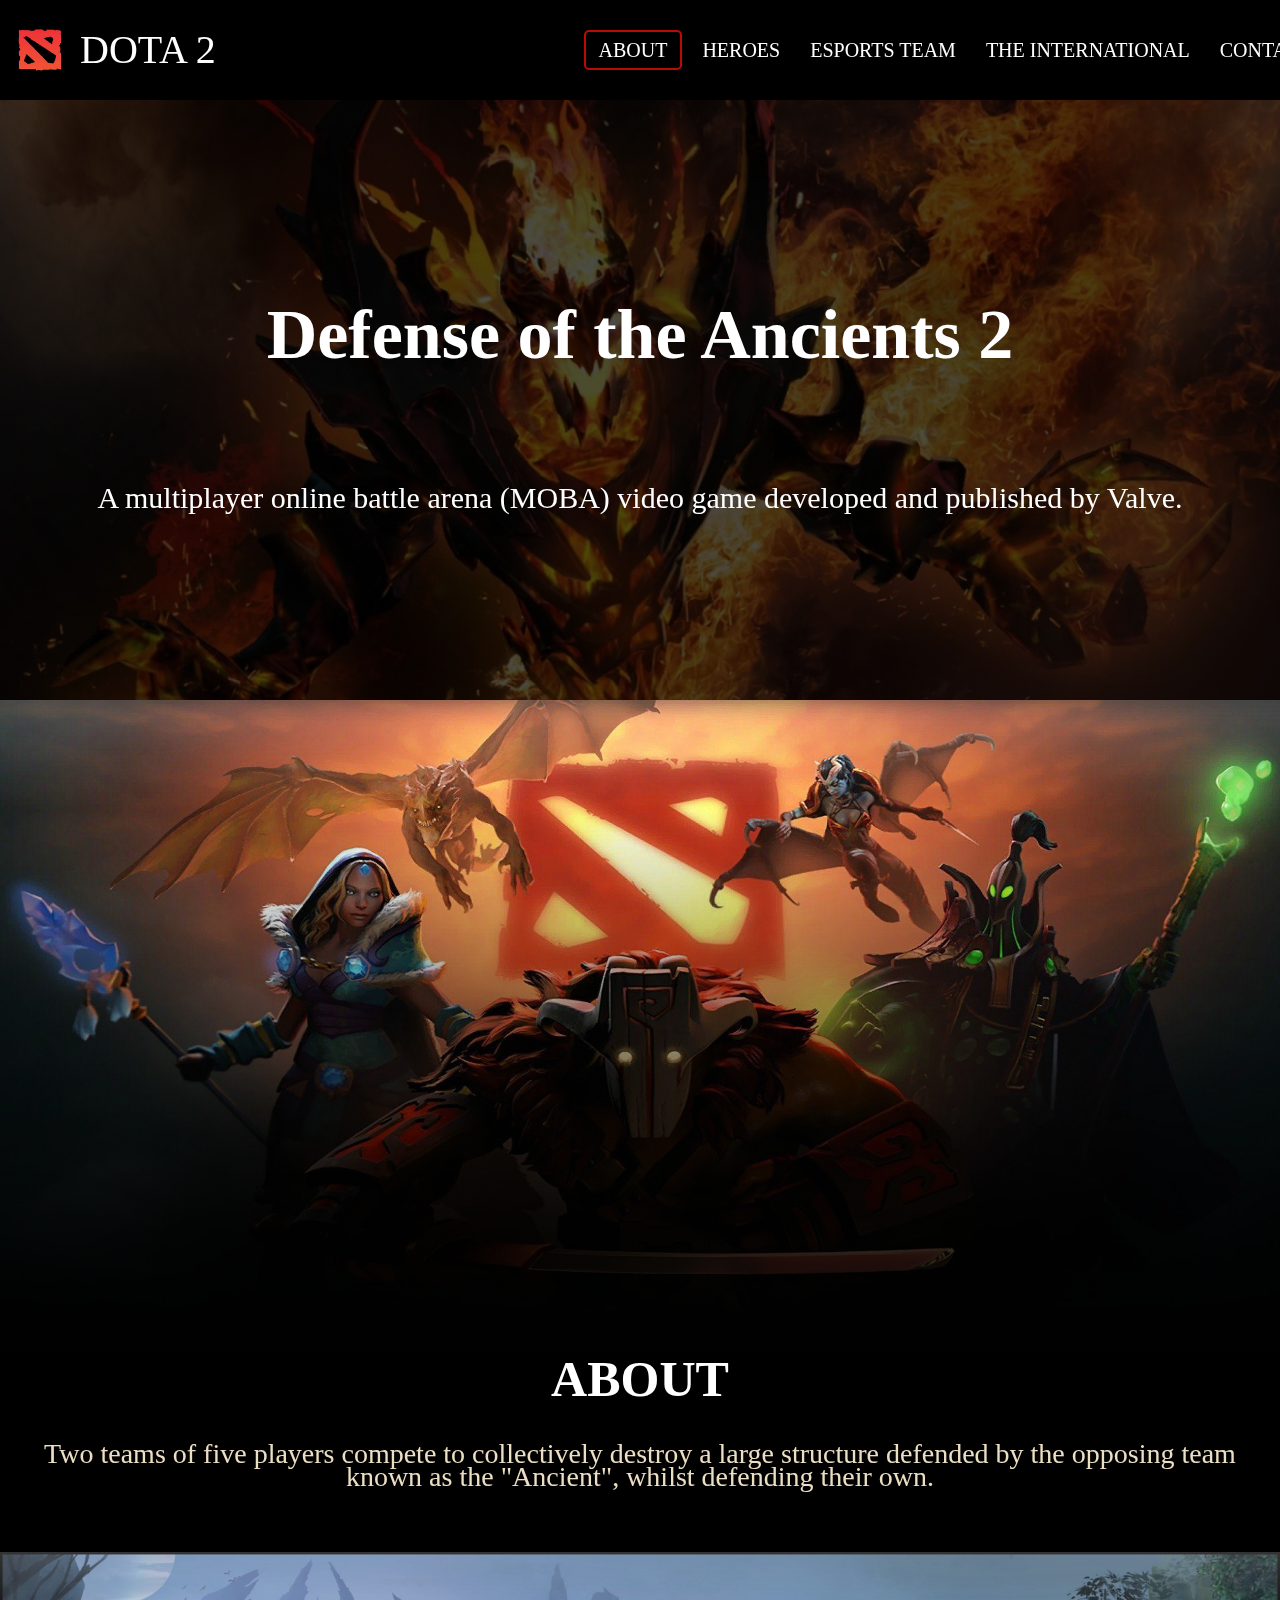
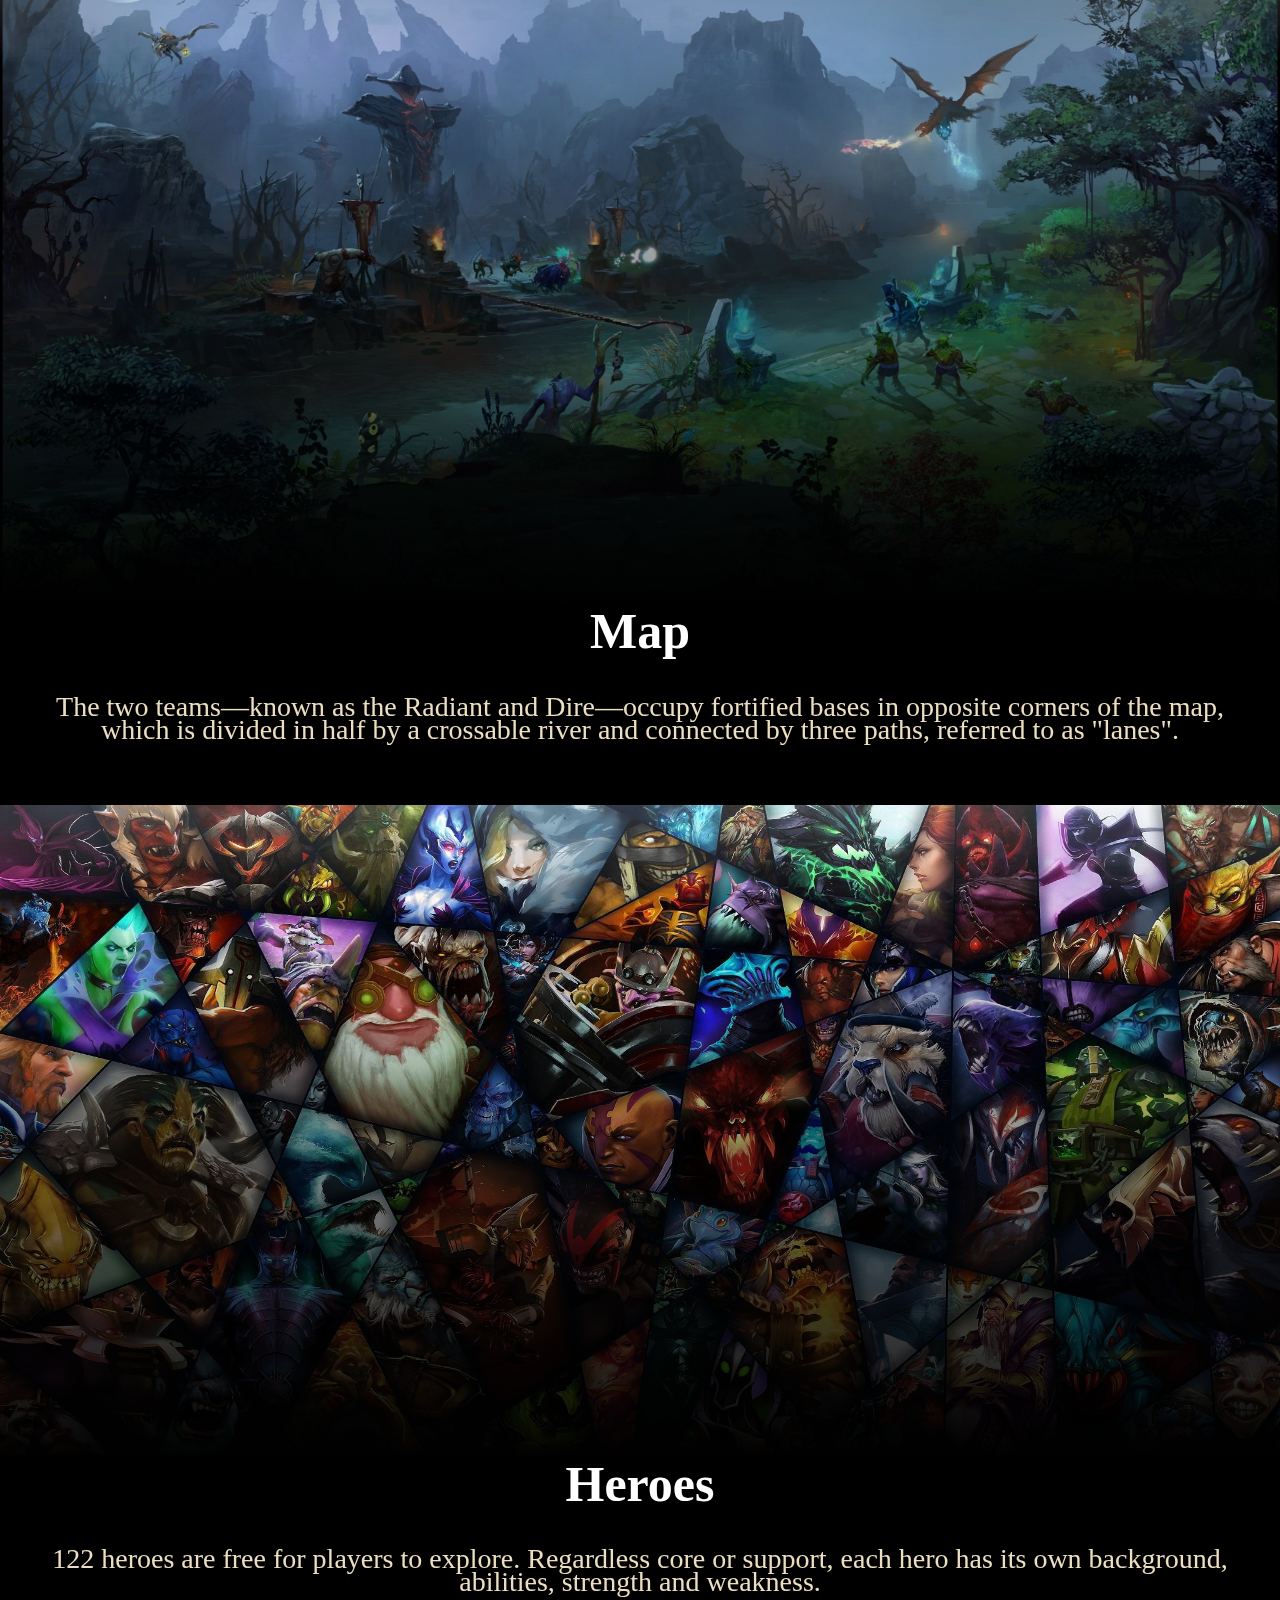
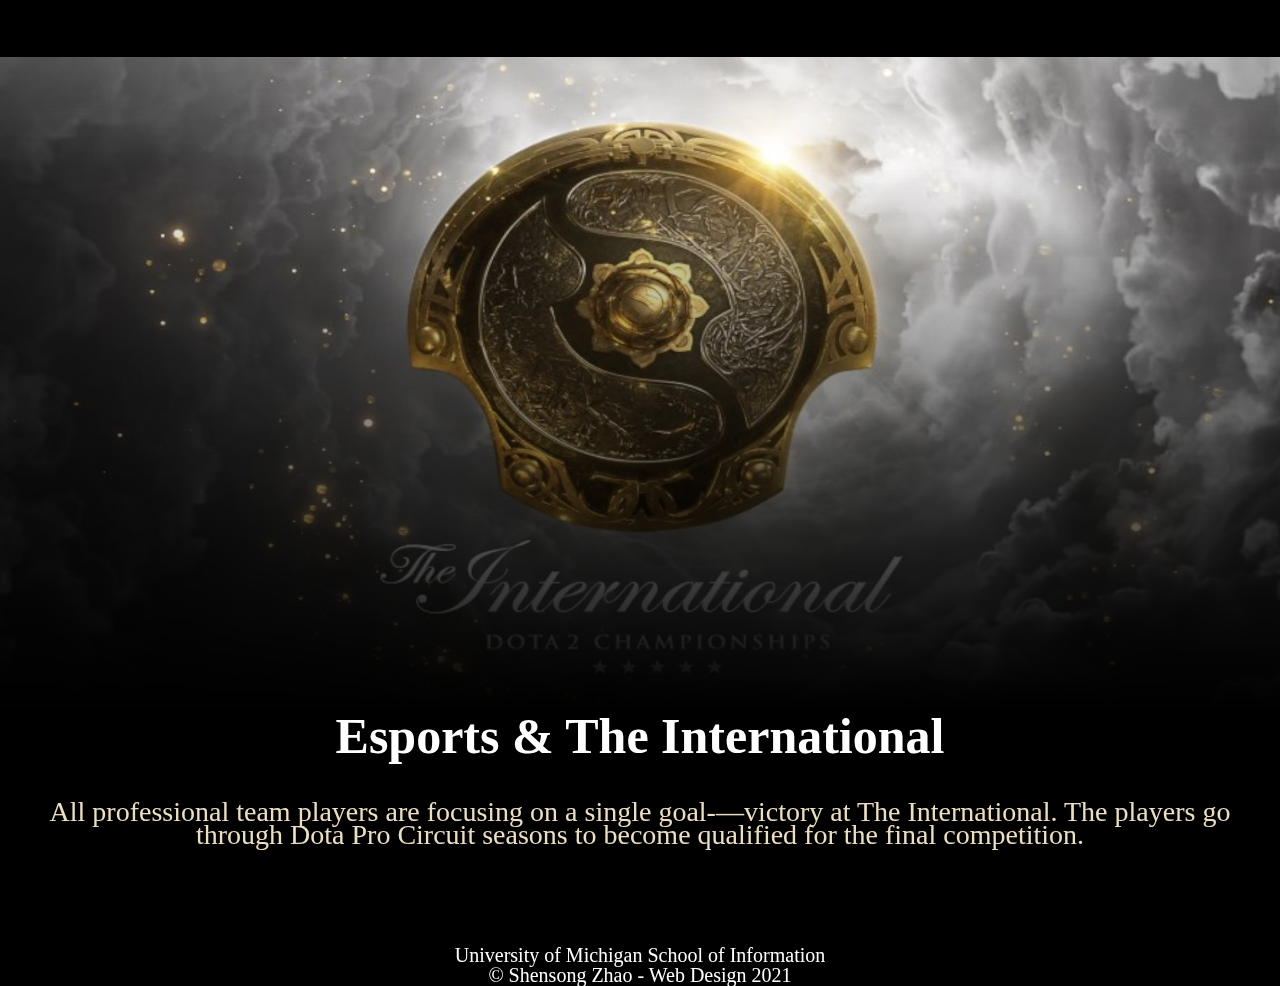
<file: index.html>
<!DOCTYPE html>
<html lang="en">
<head>
    <!-- Global site tag (gtag.js) - Google Analytics -->
    <script async src="https://www.googletagmanager.com/gtag/js?id=G-WFCKTN1P2F"></script>
    <script>
    window.dataLayer = window.dataLayer || [];
    function gtag(){dataLayer.push(arguments);}
    gtag('js', new Date());
    
    gtag('config', 'G-WFCKTN1P2F');
    </script>

    <meta charset="utf-8">
    <meta name="viewport" content="width=device-width, initial-scale=1.0">
    <link rel="shortcut icon" type="image/png" href="images/dota.png"/>
    <link rel="stylesheet" type="text/css" href="css/html5reset.css">
    <link rel="stylesheet" type="text/css" href="css/style.css">
    <link rel="stylesheet" href="https://fonts.googleapis.com/css?family=Hahmlet">
    <title>Dotapedia</title>
</head>

<body>
    <a class = "skip" href="#skip">Skip to Main Content</a>
    <header>
      <img src="images/header_logo.jpeg" alt="Dota 2 header logo" id = "logo">
      <p>DOTA 2</p>
      <nav>
        <ul class="nav_links" id="nav_about">
          <li class="nav_item"><a href="#about">ABOUT</a></li>
          <li class="nav_item"><a href="heroes.html">HEROES</a></li>
          <li class="nav_item"><a href="esports.html">ESPORTS TEAM</a></li>
          <li class="nav_item"><a href="international.html">THE INTERNATIONAL</a></li>
          <li class="nav_item"><a href="contact.html">CONTACT</a></li>
        </ul>
      </nav>
    </header>

    <main class="main" id="skip">
        <header id="aboutheader">
            <h1>Defense of the Ancients 2</h1>
            <p>A multiplayer online battle arena (MOBA) video game developed and published by Valve. </p>
        </header>    

        <div class = "content">
            <a id="about"></a>
            <div class = "gradient">
                <img src="images/about_background.jpg" alt="Background image of about part." id = "about1">
            </div>
            <h2>ABOUT</h2>
            <p> Two teams of five players compete to collectively destroy a large structure defended by the opposing team known as the "Ancient", whilst defending their own. </p>
            
            <div class = "gradient">
                <img src="images/map.jpeg" alt="Background image of map part." id = "map">
            </div>
            <h2>Map</h2>
            <p> The two teams—known as the Radiant and Dire—occupy fortified bases in opposite corners of the map, which is divided in half by a crossable river and connected by three paths, referred to as "lanes".</p>

            <div class = "gradient">
                <img src="images/heroes.jpeg" alt="Background image of hero part" id = "index_heroes">
            </div>
            <h2>Heroes</h2>
            <p> 122 heroes are free for players to explore. Regardless core or support, each hero has its own background, abilities, strength and weakness. </p>
            
            <div class = "gradient">
                <img src="images/TI10.jpeg" alt="Background image of the international part" id = "index_international">
            </div>
            <h2>Esports & The International</h2>
            <p> All professional team players are focusing on a single goal-—victory at The International. The players go through Dota Pro Circuit seasons to become qualified for the final competition.</p>
        
        </div>

    <footer>
        <p> University of Michigan School of Information <br/>
        &copy; Shensong Zhao - Web Design 2021 </p>
    </footer>
</body>

</html>
</file>
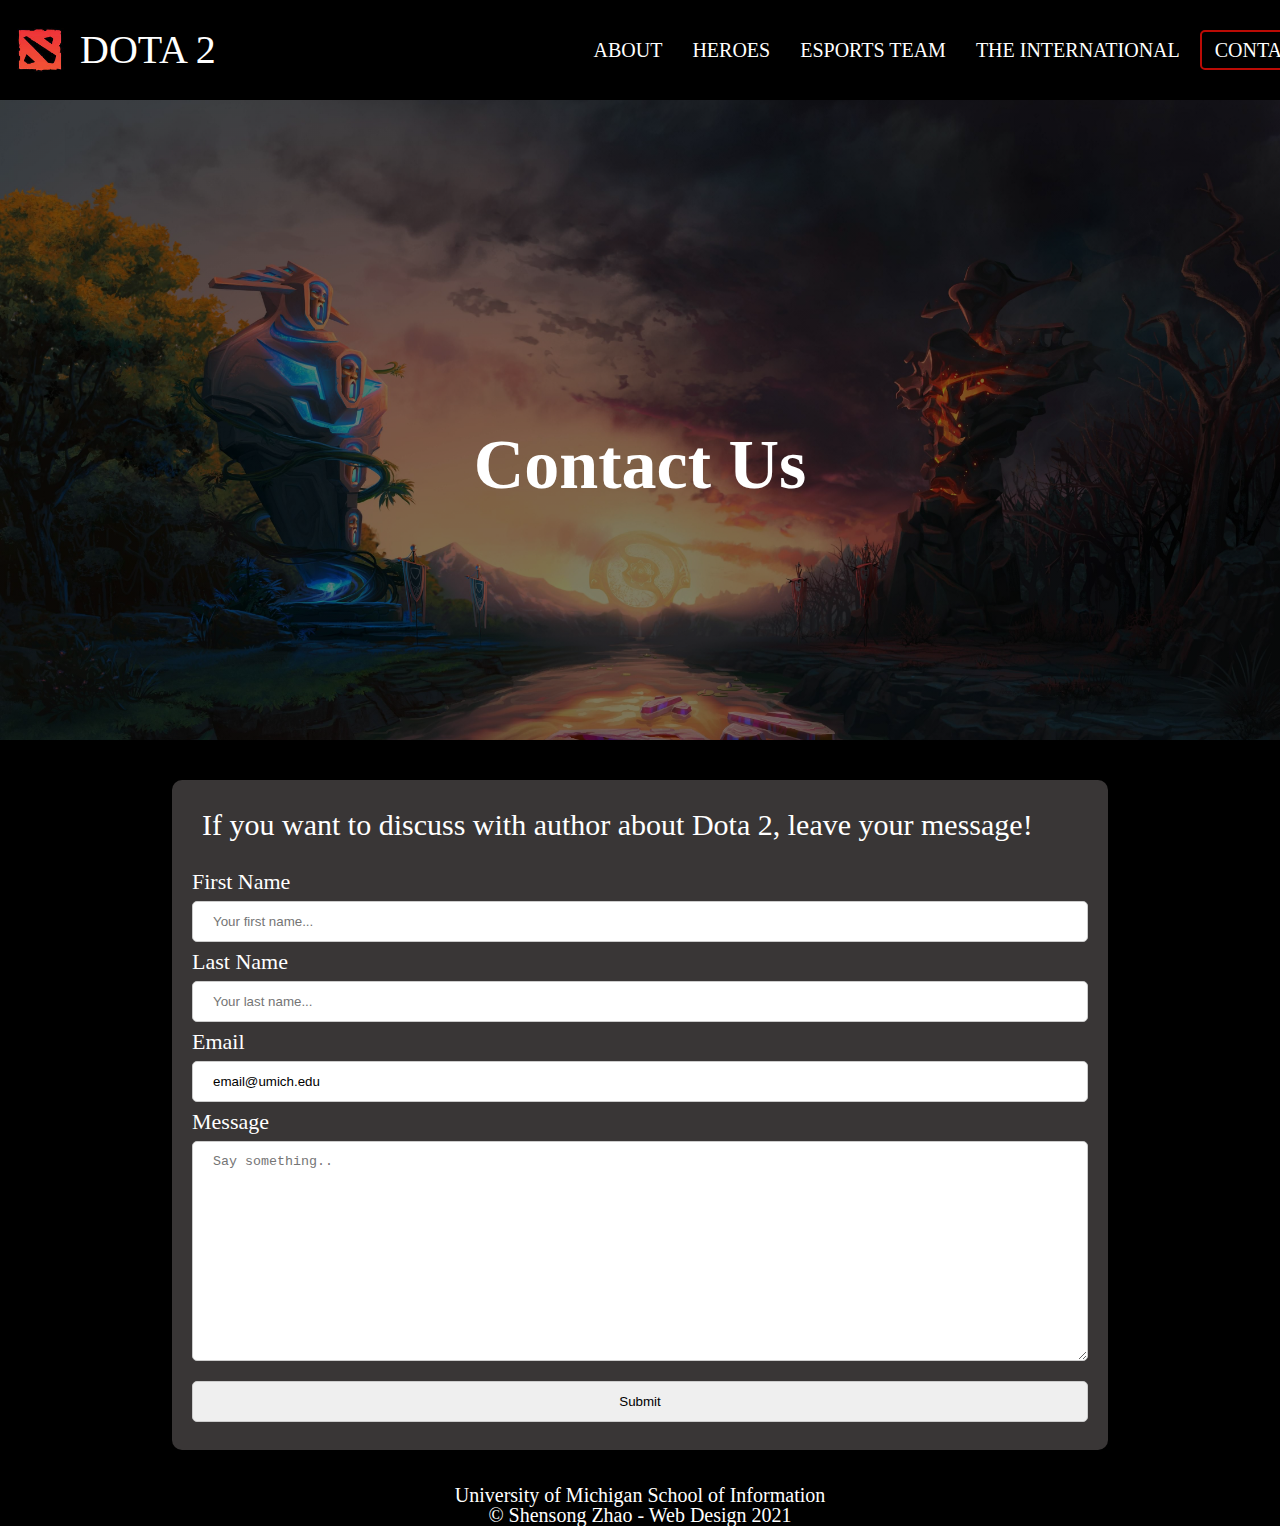
<file: contact.html>
<!DOCTYPE html>
<html lang="en">
<head>
    <!-- Global site tag (gtag.js) - Google Analytics -->
    <script async src="https://www.googletagmanager.com/gtag/js?id=G-QHTZ9DYX5E"></script>
    <script>
    window.dataLayer = window.dataLayer || [];
    function gtag(){dataLayer.push(arguments);}
    gtag('js', new Date());

    gtag('config', 'G-QHTZ9DYX5E');
    </script>

    <meta charset="utf-8">
    <meta name="viewport" content="width=device-width, initial-scale=1.0">
    <link rel="shortcut icon" type="image/png" href="images/dota.png"/>
    <link rel="stylesheet" type="text/css" href="css/html5reset.css">
    <link rel="stylesheet" type="text/css" href="css/style.css">
    <link rel="stylesheet" href="https://fonts.googleapis.com/css?family=Hahmlet">
    <title>CONTACT US</title>
</head>

<body>
    <a class = "skip" href="#form">Skip to Main Content</a>
    <header>
      <img src="images/header_logo.jpeg" alt="Dota 2 header logo" id = "logo">
      <p>DOTA 2</p>
      <nav>
        <ul class="nav_links" id="nav_contact">
          <li class="nav_item"><a href="index.html">ABOUT</a></li>
          <li class="nav_item"><a href="heroes.html">HEROES</a></li>
          <li class="nav_item"><a href="esports.html">ESPORTS TEAM</a></li>
          <li class="nav_item"><a href="international.html">THE INTERNATIONAL</a></li>
          <li class="nav_item"><a href="#contact">CONTACT</a></li>
        </ul>
      </nav>
    </header>

    <main class="main">
        
        <header id="contactheader">
            <h1> Contact Us </h1>
        </header>

        <div id="form">
        <div id="contact">
            <form action="https://formspree.io/f/xnqwqjdk" method = "post">
                <legend>If you want to discuss with author about Dota 2, leave your message! </legend> 
                <label for="first_name">First Name</label>
                <input type="text" id = "first_name" name = "first_name" placeholder="Your first name..."><br/> 
                <label for="last_name">Last Name</label>
                <input type="text" id = "last_name" name = "last_name" placeholder="Your last name..."><br/> 
                <label for="email"> Email </label>
                <input type="email" id = "email" name="email" value = "email@umich.edu" placeholder="Your email..."> <br/>
                <label for="message">Message</label>
                <textarea id="message" name="message" placeholder="Say something.." style="height:220px"></textarea>
                <input type = "submit" value = "Submit"> 
            </form>
        </div>
        </div>
        


    <footer>
        <p> University of Michigan School of Information <br/>
        &copy; Shensong Zhao - Web Design 2021 </p>
    </footer>
</body>

</html>
</file>
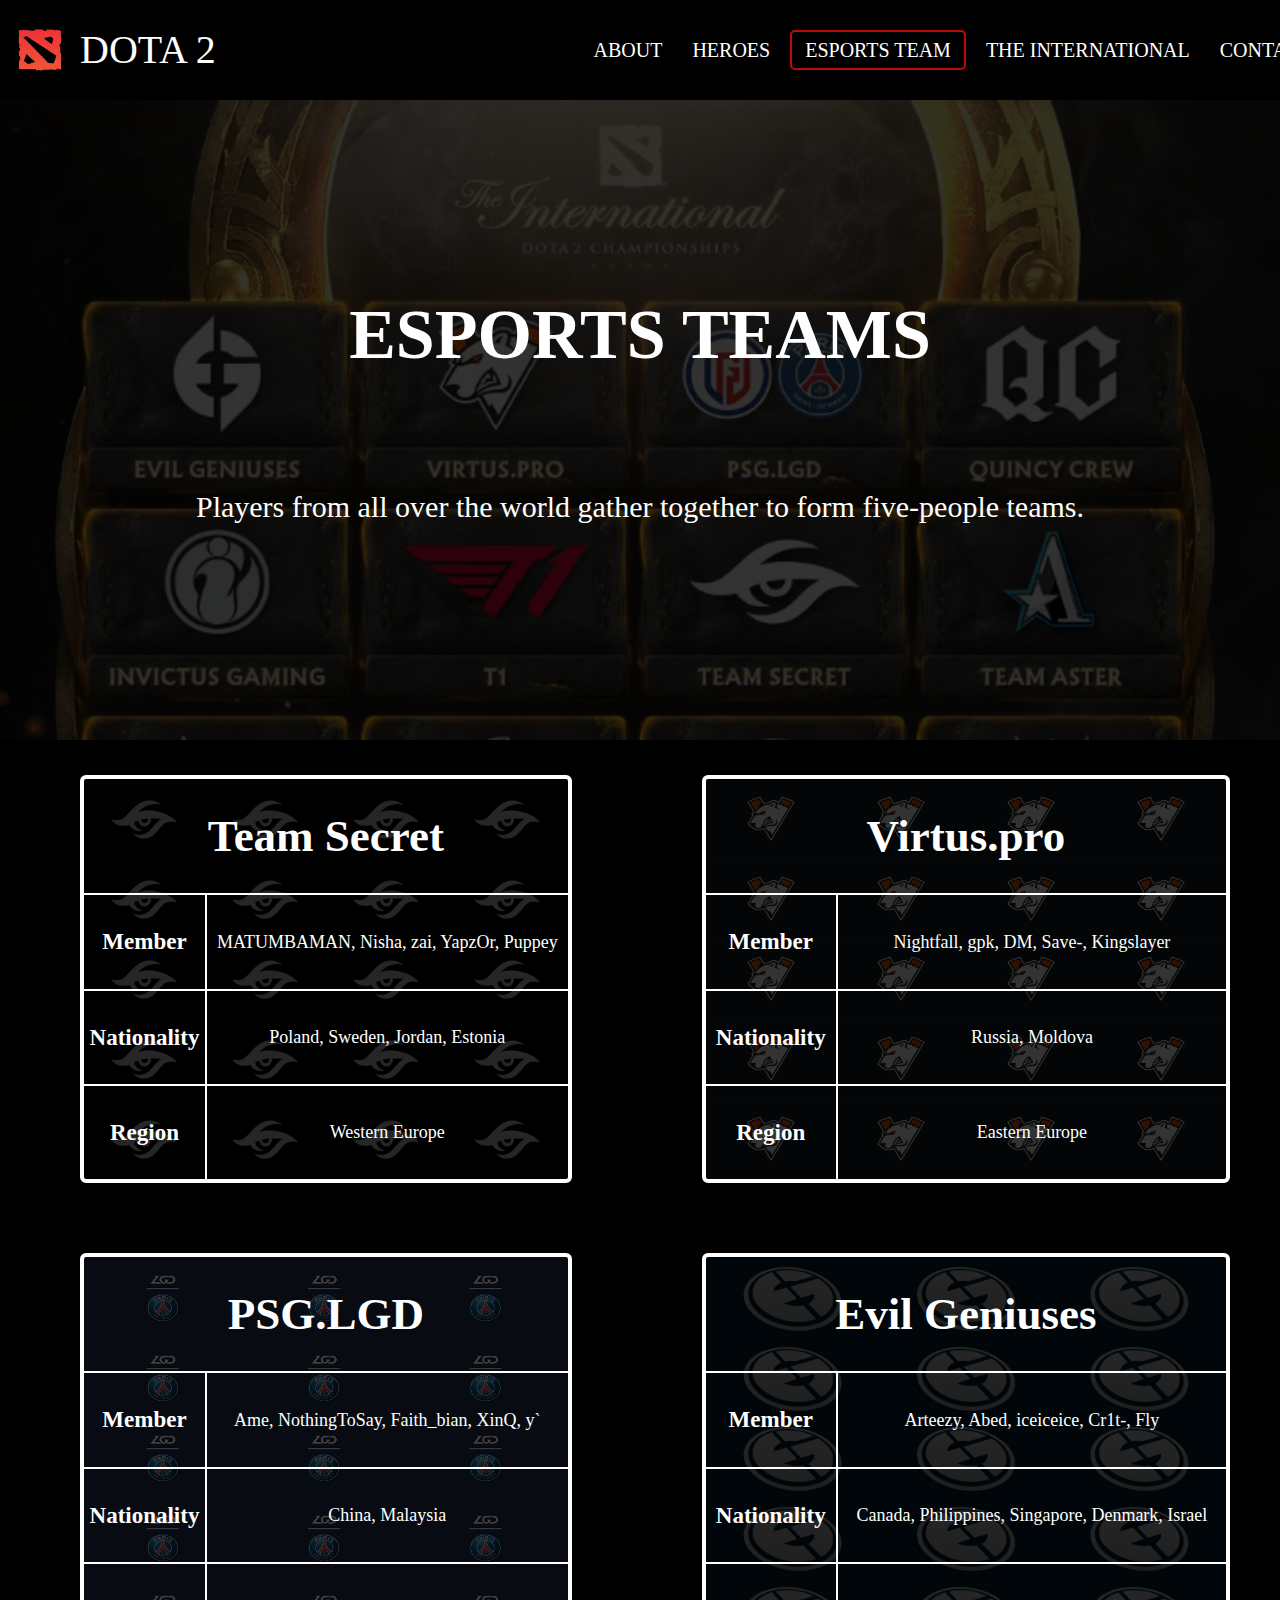
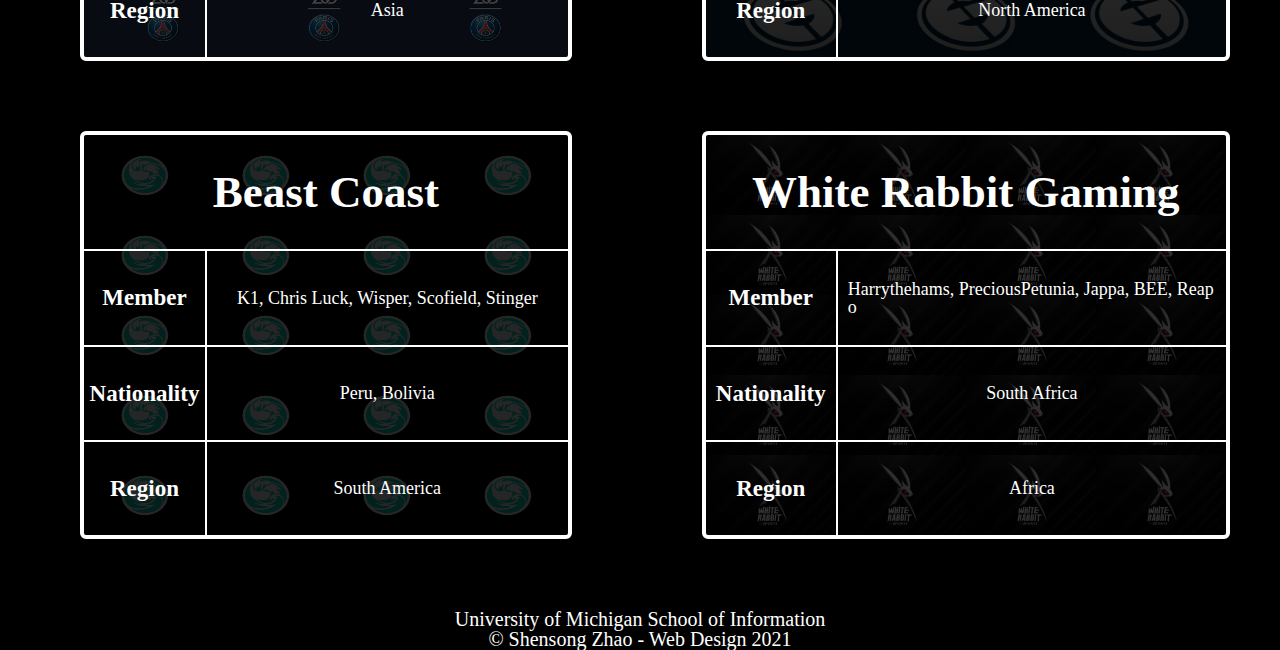
<file: esports.html>
<!DOCTYPE html>
<html lang="en">
<head>
    <!-- Global site tag (gtag.js) - Google Analytics -->
    <script async src="https://www.googletagmanager.com/gtag/js?id=G-E7WKT252G3"></script>
    <script>
    window.dataLayer = window.dataLayer || [];
    function gtag(){dataLayer.push(arguments);}
    gtag('js', new Date());

    gtag('config', 'G-E7WKT252G3');
    </script>

    <meta charset="utf-8">
    <meta name="viewport" content="width=device-width, initial-scale=1.0">
    <link rel="shortcut icon" type="image/png" href="images/dota.png"/>
    <link rel="stylesheet" type="text/css" href="css/html5reset.css">
    <link rel="stylesheet" type="text/css" href="css/style.css">
    <link rel="stylesheet" href="https://fonts.googleapis.com/css?family=Hahmlet">
    <title>ESPORTS TEAM</title>
</head>

<body>
    <a class = "skip" href="#skip">Skip to Main Content</a>
    <header>
      <img src="images/header_logo.jpeg" alt="Dota 2 header logo" id = "logo">
      <p>DOTA 2</p>
      <nav>
        <ul class="nav_links" id="nav_esports">
          <li class="nav_item"><a href="index.html">ABOUT</a></li>
          <li class="nav_item"><a href="heroes.html">HEROES</a></li>
          <li class="nav_item"><a href="#esports">ESPORTS TEAM</a></li>
          <li class="nav_item"><a href="international.html">THE INTERNATIONAL</a></li>
          <li class="nav_item"><a href="contact.html">CONTACT</a></li>
        </ul>
      </nav>
    </header>

    <main class="main" id="skip">
    
        <header id="esportsheader">
            <h1> ESPORTS TEAMS </h1>
            <p> Players from all over the world gather together to form five-people teams.</p>
        </header>

        <div id = "esports">
            <div class = "team">
                <h2>Team Secret</h2>
                <h3>Member</h3>
                <p>MATUMBAMAN, Nisha, zai, YapzOr, Puppey</p>
                <h3>Nationality</h3>
                <p>Poland, Sweden, Jordan, Estonia</p>
                <h3>Region</h3>
                <p>Western Europe</p>
            </div>

            <div class = "team">
                <h2>Virtus.pro</h2>
                <h3>Member</h3>
                <p>Nightfall, gpk, DM, Save-, Kingslayer</p>
                <h3>Nationality</h3>
                <p>Russia, Moldova</p>
                <h3>Region</h3>
                <p>Eastern Europe</p>
            </div>

            <div class = "team">
                <h2>PSG.LGD</h2>
                <h3>Member</h3>
                <p>Ame, NothingToSay, Faith_bian, XinQ, y`</p>
                <h3>Nationality</h3>
                <p>China, Malaysia</p>
                <h3>Region</h3>
                <p>Asia</p>
            </div>

            <div class = "team">
                <h2>Evil Geniuses</h2>
                <h3>Member</h3>
                <p>Arteezy, Abed, iceiceice, Cr1t-, Fly</p>
                <h3>Nationality</h3>
                <p>Canada, Philippines, Singapore, Denmark, Israel</p>
                <h3>Region</h3>
                <p>North America</p>
            </div>

            <div class = "team">
                <h2>Beast Coast</h2>
                <h3>Member</h3>
                <p>K1, Chris Luck, Wisper, Scofield, Stinger</p>
                <h3>Nationality</h3>
                <p>Peru, Bolivia</p>
                <h3>Region</h3>
                <p>South America</p>
            </div>

            <div class = "team">
                <h2>White Rabbit Gaming</h2>
                <h3>Member</h3>
                <p>Harrythehams, PreciousPetunia, Jappa, BEE, Reapo</p>
                <h3>Nationality</h3>
                <p>South Africa</p>
                <h3>Region</h3>
                <p>Africa</p>
            </div>
            


        </div>
        


    <footer>
        <p> University of Michigan School of Information <br/>
        &copy; Shensong Zhao - Web Design 2021 </p>
    </footer>
</body>

</html>
</file>
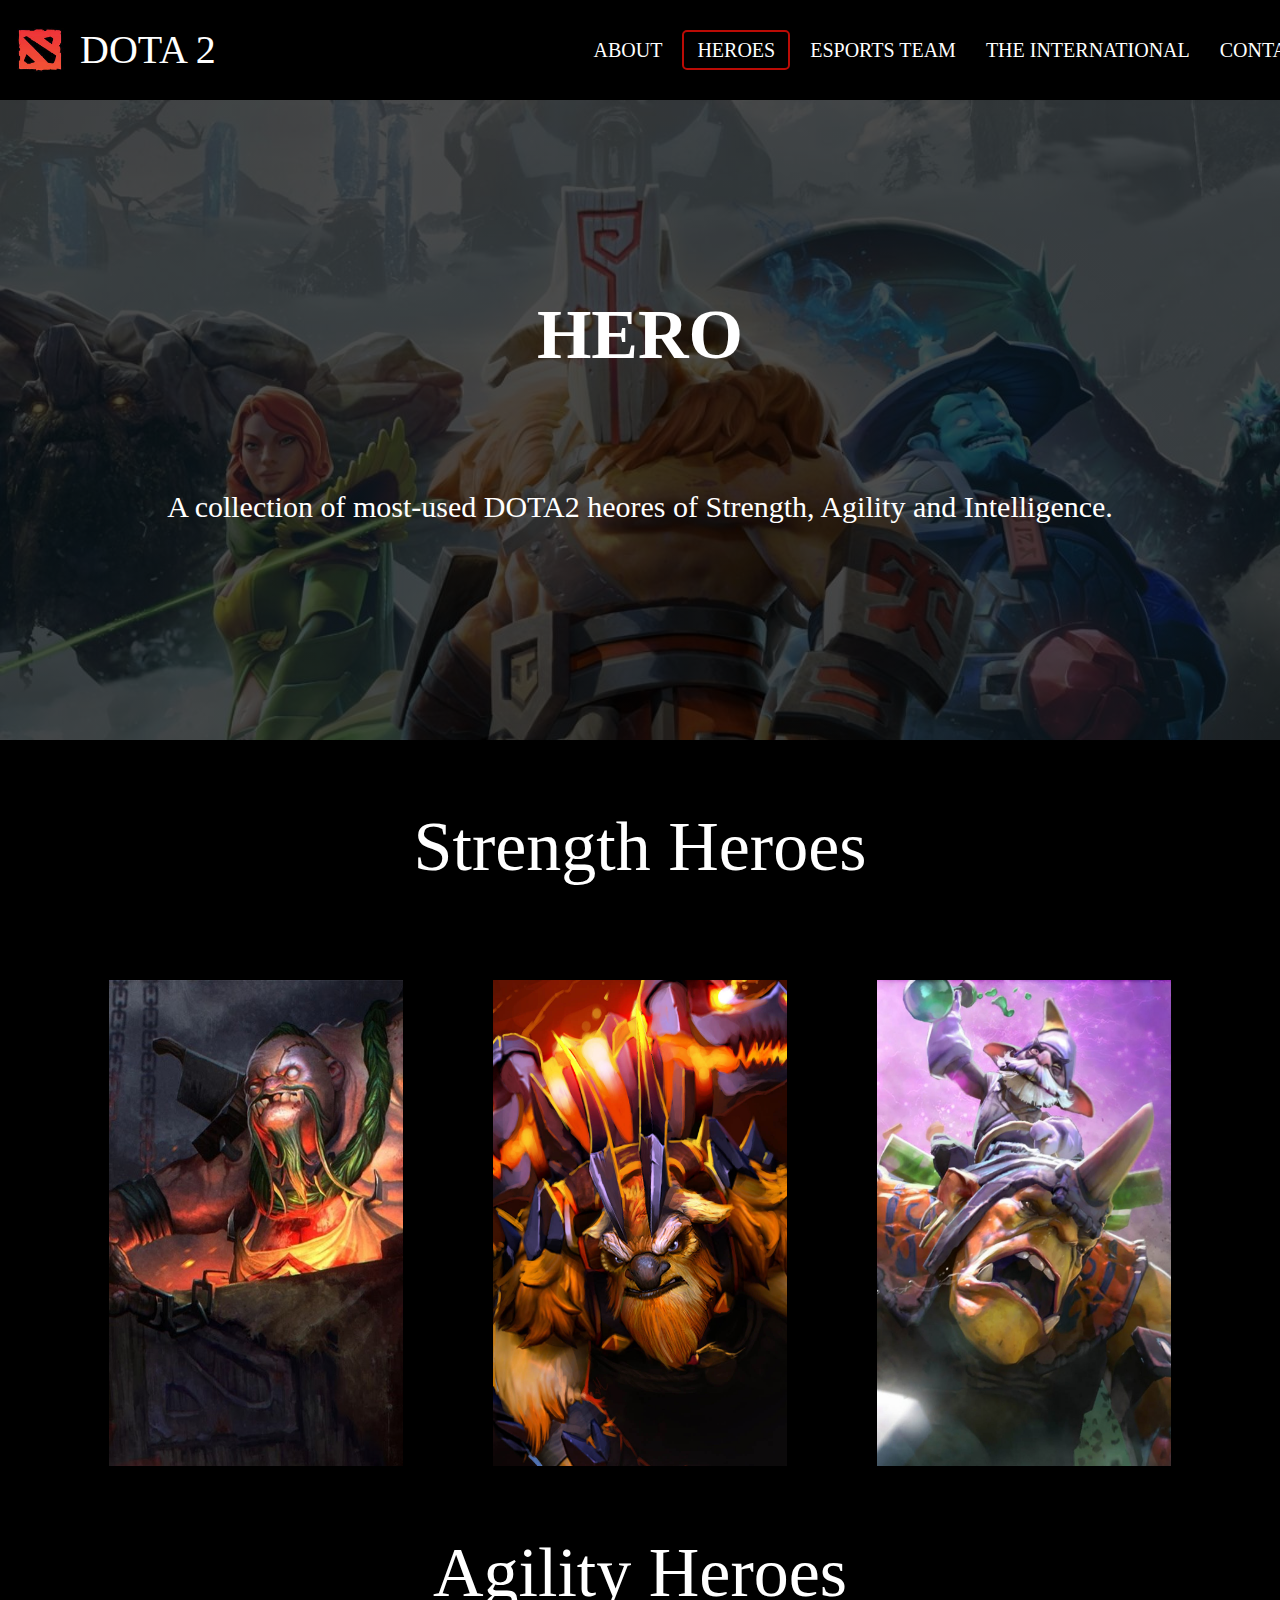
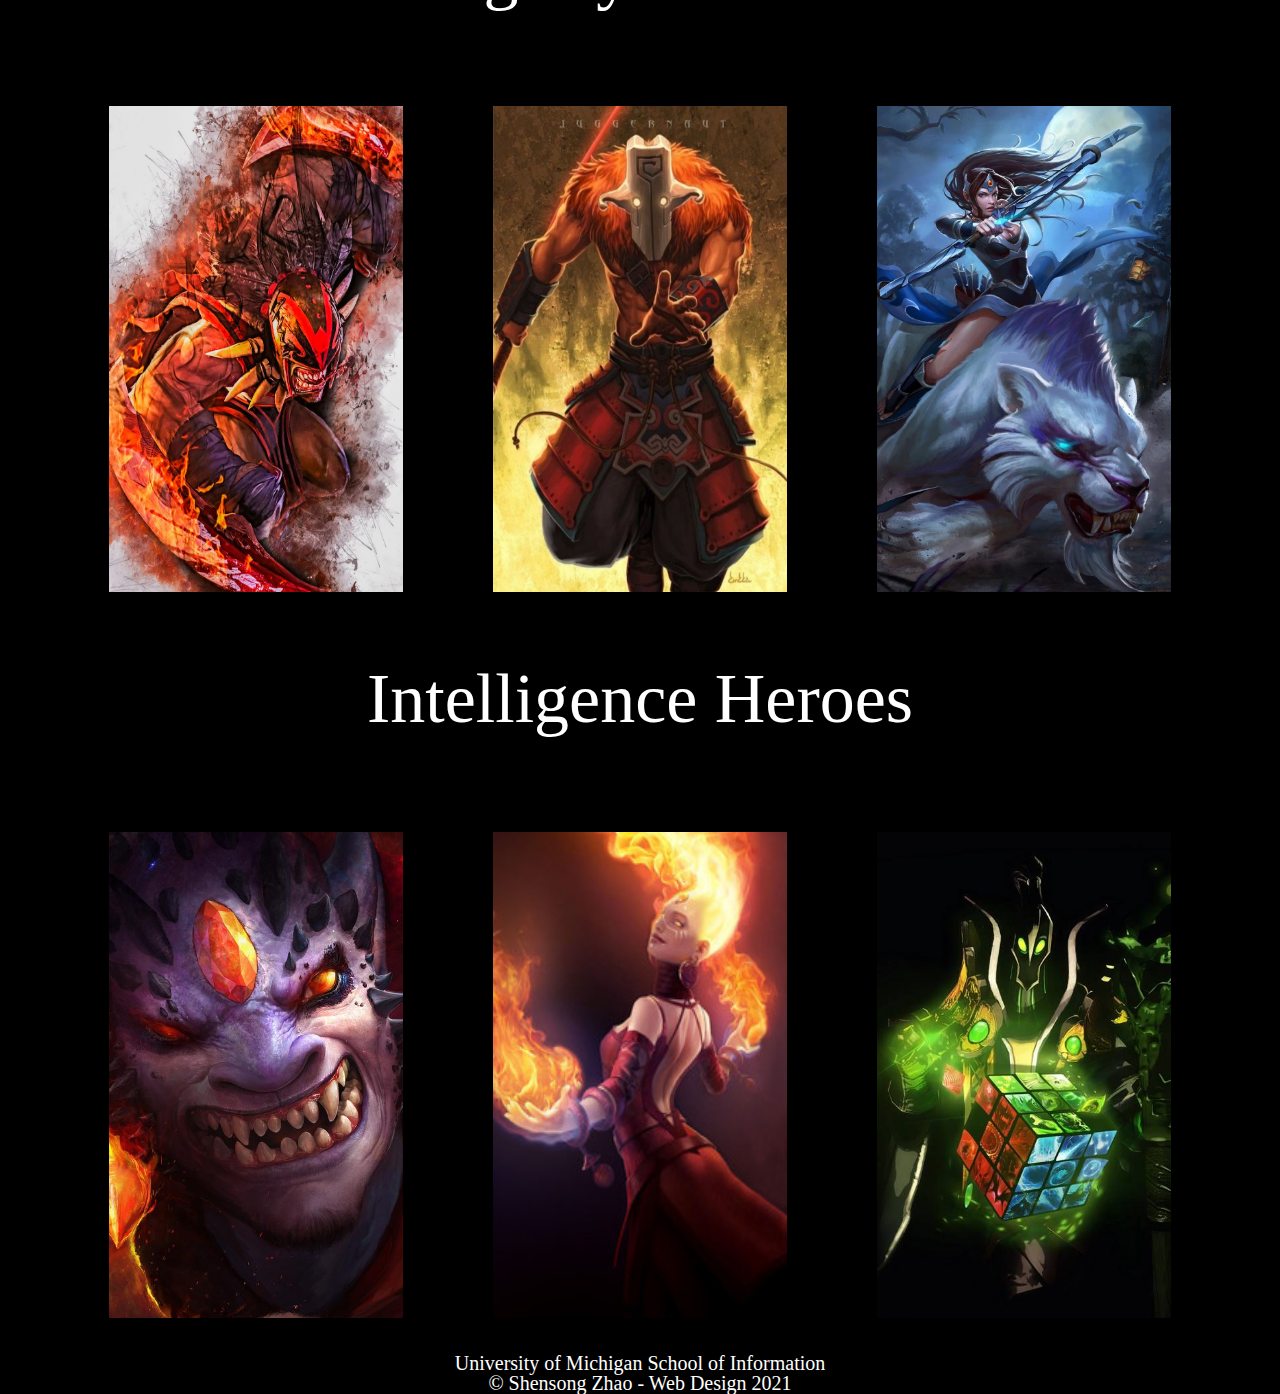
<file: heroes.html>
<!DOCTYPE html>
<html lang="en">

<head>
    <!-- Global site tag (gtag.js) - Google Analytics -->
    <script async src="https://www.googletagmanager.com/gtag/js?id=G-PN28BQ4J1R"></script>
    <script>
    window.dataLayer = window.dataLayer || [];
    function gtag(){dataLayer.push(arguments);}
    gtag('js', new Date());

    gtag('config', 'G-PN28BQ4J1R');
    </script>
    
    <meta charset="utf-8">
    <meta name="viewport" content="width=device-width, initial-scale=1.0">
    <link rel="shortcut icon" type="image/png" href="images/dota.png" />
    <link rel="stylesheet" type="text/css" href="css/html5reset.css">
    <link rel="stylesheet" type="text/css" href="css/style.css">
    <link rel="stylesheet" href="https://fonts.googleapis.com/css?family=Hahmlet">
    <title>HEROES</title>
</head>

<body>
    <a class="skip" href="#skip" tabindex="0">Skip to Main Content</a>
    <header>        
        <img src="images/header_logo.jpeg" alt="Dota 2 header logo" id="logo">                                
        <p>DOTA 2</p>
        <nav>
            <ul class="nav_links" id="nav_hero">
                <li class="nav_item"><a href="index.html">ABOUT</a></li>
                <li class="nav_item"><a href="#heroes">HEROES</a></li>
                <li class="nav_item"><a href="esports.html">ESPORTS TEAM</a></li>
                <li class="nav_item"><a href="international.html">THE INTERNATIONAL</a></li>
                <li class="nav_item"><a href="contact.html">CONTACT</a></li>
            </ul>
        </nav>
    </header>

    <main class="main" id="skip">

        <header id="heroheader">
            <h1> HERO </h1>
            <p> A collection of most-used DOTA2 heores of Strength, Agility and Intelligence. </p>
        </header>

        <div id="heroes">
            <p> Strength Heroes</p>

            <div class="row">
                <label>
                    <input type="checkbox" />
                    <div class="card" tabindex="0">
                        <div class="front">
                            <img src="images/pudge.jpeg" alt="Image of hero pudge." id="pudge">
                        </div>
                        <div class="back">
                            <p>Name: PUDGE</p>
                            <p>Type: Strength</p>
                            <p>Role: Disabler, Durable, Initiator</p>
                            <p>Discription: Hooks and pulls enemies towards him.</p>
                        </div>
                    </div>
                </label>

                <label>
                    <input type="checkbox" />
                    <div class="card" tabindex="0">
                        <div class="front">
                            <img src="images/es.jpeg" alt="Image of hero earth shaker" id="es">
                        </div>
                        <div class="back">
                            <p>Name: EARTH SHAKER</p>
                            <p>Type: Strength</p>
                            <p>Role: Disabler, Initiator, Nuker</p>
                            <p>Discription: Disrupts enemy team with his chain stuns.</p>
                        </div>
                    </div>
                </label>

                <label>
                    <input type="checkbox" />
                    <div class="card" tabindex="0">
                        <div class="front">
                            <img src="images/alchemist.jpeg" alt="Image of hero alchemist" id="al">
                        </div>
                        <div class="back">
                            <p>Name:ALCHEMIST</p>
                            <p>Type: Strength</p>
                            <p>Role: Carry, Durable, Nuker</p>
                            <p>Discription: Earns extra gold from unit kills and bounty runes.</p>
                        </div>
                    </div>
                </label>
            </div>

            <p> Agility Heroes</p>

            <div class="row">
                <label>
                    <input type="checkbox" />
                    <div class="card" tabindex="0">
                        <div class="front">
                            <img src="images/bs.jpeg" alt="Image of hero blood seeker" id="bs">
                        </div>
                        <div class="back">
                            <p>Name: BLOOD SEEKER</p>
                            <p>Type: Agility</p>
                            <p>Role: Carry, Disabler, Jungler</p>
                            <p>Discription: Chases down low health enemies with increased speed.</p>
                        </div>
                    </div>
                </label>

                <label>
                    <input type="checkbox" />
                    <div class="card" tabindex="0">
                        <div class="front">
                            <img src="images/jugg.jpeg" alt="Image of hero juggernaut" id="jugg">
                        </div>
                        <div class="back">
                            <p>Name: JUGGERNAUT</p>
                            <p>Type: Agility</p>
                            <p>Role: Carry, Escape, Pusher</p>
                            <p>Discription: Slices through his enemies with precise strikes.</p>
                        </div>
                    </div>
                </label>

                <label>
                    <input type="checkbox" />
                    <div class="card" tabindex="0">
                        <div class="front">
                            <img src="images/mirana.jpeg" alt="Image of hero mirana" id="mirana">
                        </div>
                        <div class="back">
                            <p>Name: MIRANA</p>
                            <p>Type: Agility</p>
                            <p>Role: Escape, Nuker, Support</p>
                            <p>Discription: Stuns enemies with precise arrows from afar.
                            </p>
                        </div>
                    </div>
                </label>
            </div>
            <p> Intelligence Heroes</p>

            <div class="row">
                <label>
                    <input type="checkbox" />
                    <div class="card" tabindex="0">
                        <div class="front">
                            <img src="images/lion.jpeg" alt="Image of hero lion" id="lion">
                        </div>
                        <div class="back">
                            <p>Name: LION</p>
                            <p>Type: Intelligence</p>
                            <p>Role: Disabler, Initiator, Nuker</p>
                            <p>Discription: Steals enemy mana to fuel his own abilities.</p>
                        </div>
                    </div>
                </label>

                <label>
                    <input type="checkbox" />
                    <div class="card" tabindex="0">
                        <div class="front">
                            <img src="images/lina.jpeg" alt="Image of hero lina" id="lina">
                        </div>
                        <div class="back">
                            <p>Name: LINA </p>
                            <p>Type: Intelligence </p>
                            <p>Role: Carry, Disabler, Nuker</p>
                            <p>Discription: Increases attack and speed with every spell.</p>
                        </div>
                    </div>
                </label>

                <label>
                    <input type="checkbox" />
                    <div class="card" tabindex="0">
                        <div class="front">
                            <img src="images/rubick.jpeg" alt="Image of hero rubick" id="rubick">
                        </div>
                        <div class="back">
                            <p>Name: RUBICK</p>
                            <p>Type: Intelligence</p>
                            <p>Role: Disabler, Nuker, Support</p>
                            <p>Discription: Steals the spells of his enemies to use against them.</p>
                        </div>
                    </div>
                </label>
            </div>


        </div>



        <footer>
            <p> University of Michigan School of Information <br />
                &copy; Shensong Zhao - Web Design 2021 </p>
        </footer>
</body>

</html>
</file>
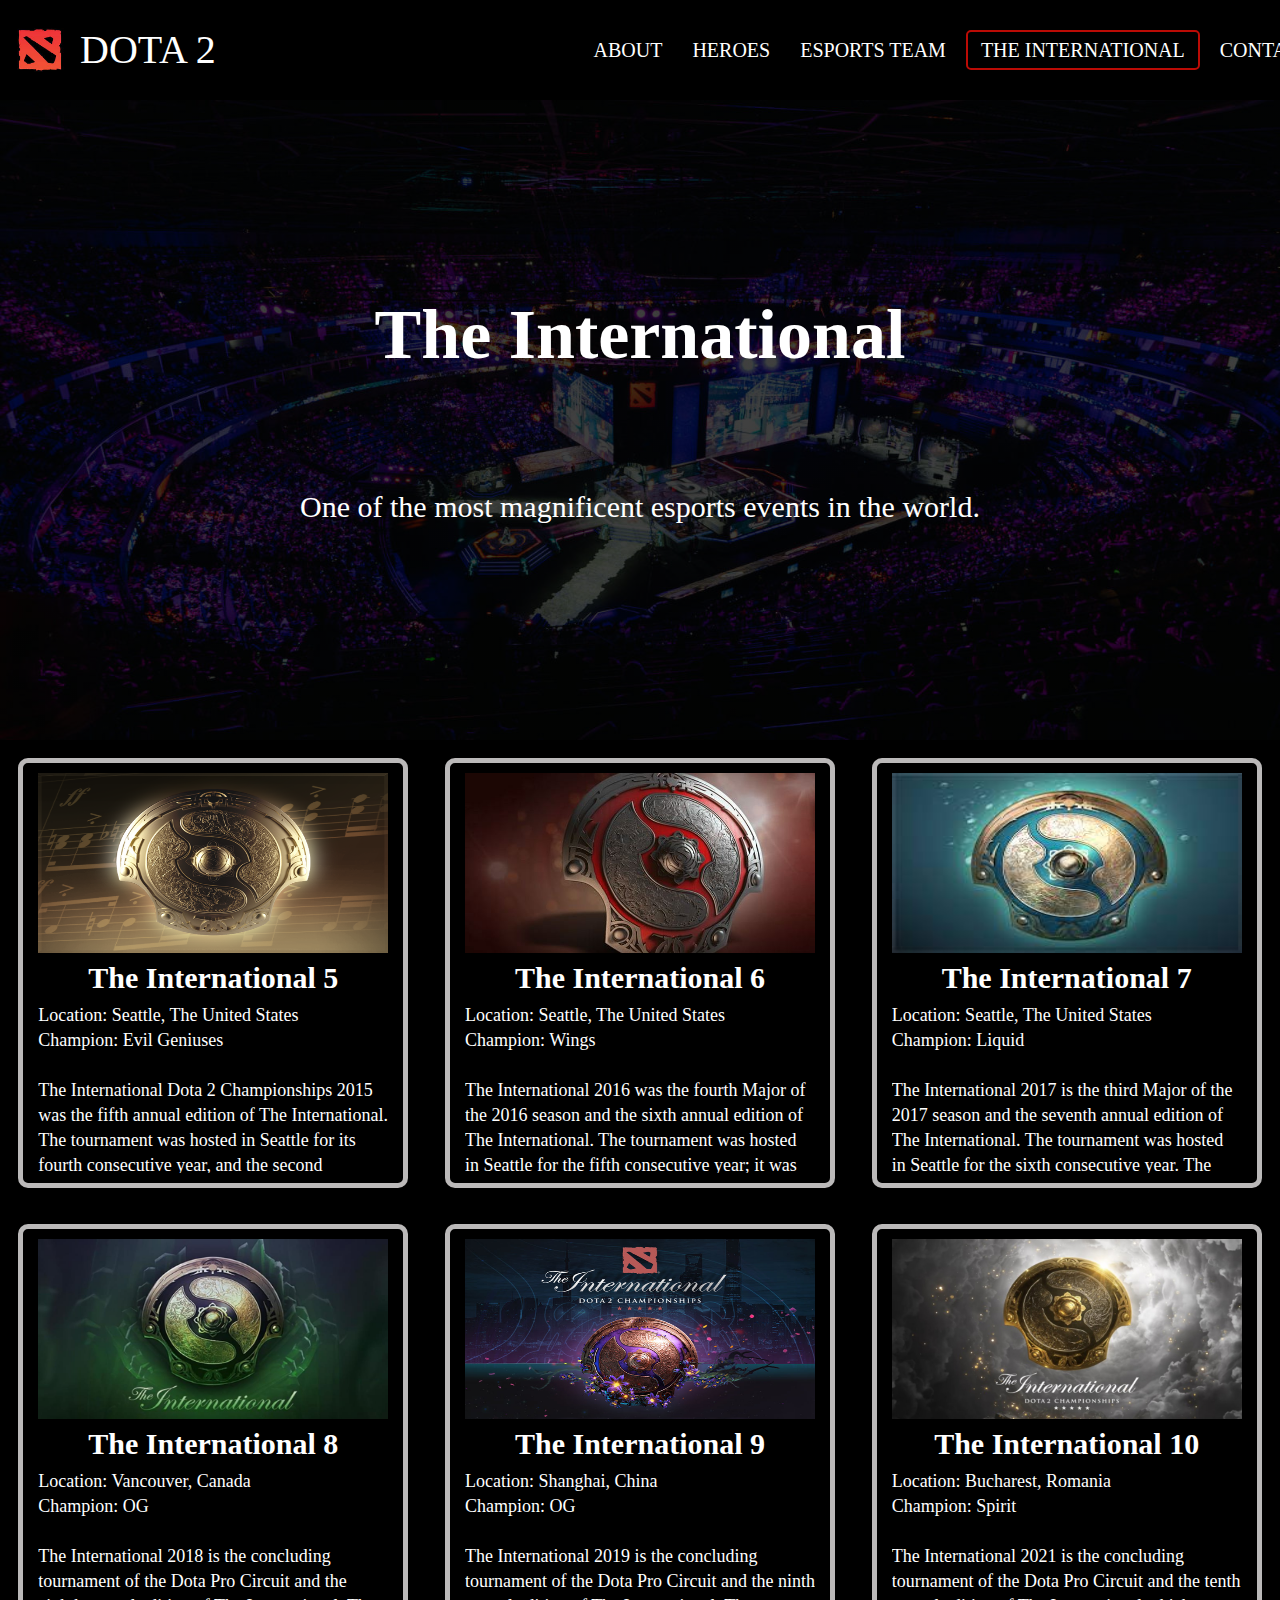
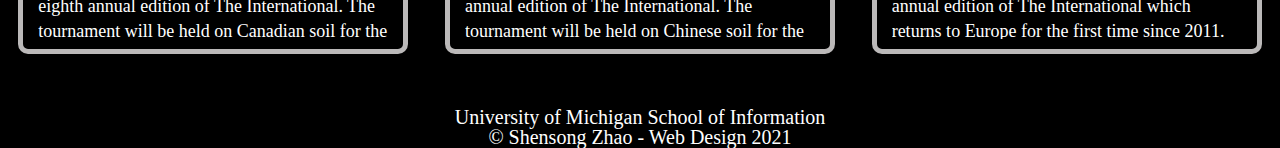
<file: international.html>
<!DOCTYPE html>
<html lang="en">
<head>
    <!-- Global site tag (gtag.js) - Google Analytics -->
    <script async src="https://www.googletagmanager.com/gtag/js?id=G-QRB60HYB99"></script>
    <script>
    window.dataLayer = window.dataLayer || [];
    function gtag(){dataLayer.push(arguments);}
    gtag('js', new Date());

    gtag('config', 'G-QRB60HYB99');
    </script>
    
    <meta charset="utf-8">
    <meta name="viewport" content="width=device-width, initial-scale=1.0">
    <link rel="shortcut icon" type="image/png" href="images/dota.png"/>
    <link rel="stylesheet" type="text/css" href="css/html5reset.css">
    <link rel="stylesheet" type="text/css" href="css/style.css">
    <link rel="stylesheet" href="https://fonts.googleapis.com/css?family=Hahmlet">
    <title>THE INTERNATIONAL</title>
</head>

<body>
    <a class = "skip" href="#skip">Skip to Main Content</a>
    <header>
      <img src="images/header_logo.jpeg" alt="Dota 2 header logo" id = "logo">
      <p>DOTA 2</p>
      <nav>
        <ul class="nav_links" id="nav_international">
          <li class="nav_item"><a href="index.html">ABOUT</a></li>
          <li class="nav_item"><a href="heroes.html">HEROES</a></li>
          <li class="nav_item"><a href="esports.html">ESPORTS TEAM</a></li>
          <li class="nav_item"><a href="#international">THE INTERNATIONAL</a></li>
          <li class="nav_item"><a href="contact.html">CONTACT</a></li>
        </ul>
      </nav>
    </header>

    <main class="main" id="skip">
    
        <header id="internationalheader">
            <h1> The International </h1>
            <p> One of the most magnificent esports events in the world.</p>
        </header>

        <div id = "international">
            <div class = competition >
                <img src="images/ti5.png" alt="" id = "ti5">
                <h2> The International 5 </h2>
                <p tabindex="0"> Location: Seattle, The United States </br>
                Champion: Evil Geniuses </br></br>
                The International Dota 2 Championships 2015 was the fifth annual edition of The International. The tournament was hosted in Seattle for its fourth consecutive year, and the second consecutive year that the Main Event took place at KeyArena, a multi-purpose arena in Seattle Center with a total seating capacity of over 17,000.</p>
            </div>

            <div class = competition>
                <img src="images/ti6.jpeg" alt="" id = "ti6">
                <h2> The International 6</h2>
                <p tabindex="0"> Location: Seattle, The United States </br>
                    Champion: Wings</br></br>
                    The International 2016 was the fourth Major of the 2016 season and the sixth annual edition of The International. The tournament was hosted in Seattle for the fifth consecutive year; it was the third consecutive year that the Main Event took place at KeyArena, a multi-purpose arena in Seattle Center with a total seating capacity of over 17,000.</p>
            </div>

            <div class = competition>
                <img src="images/ti7.jpeg" alt="" id = "ti7">
                <h2> The International 7</h2>
                <p tabindex="0"> Location: Seattle, The United States</br>
                    Champion: Liquid</br></br>
                    The International 2017 is the third Major of the 2017 season and the seventh annual edition of The International. The tournament was hosted in Seattle for the sixth consecutive year. The Main Event took place for the fourth consecutive time at KeyArena, a multi-purpose arena in Seattle Center with a total seating capacity of over 17,000.</p>
            </div>

            <div class = competition>
                <img src="images/ti8.jpeg" alt="" id = "ti8">
                <h2> The International 8</h2>
                <p tabindex="0"> Location: Vancouver, Canada</br>
                    Champion: OG</br></br>
                    The International 2018 is the concluding tournament of the Dota Pro Circuit and the eighth annual edition of The International. The tournament will be held on Canadian soil for the first time, as it moves to the Rogers Arena in Vancouver, Canada.[1] For the first time, a point system based on official sponsored Majors and Minors were used to determine invites to The International.</p>
            </div>

            <div class = competition>
                <img src="images/TI9.png" alt="" id = "ti9">
                <h2> The International 9</h2>
                <p tabindex="0"> Location: Shanghai, China</br>
                    Champion: OG</br></br>
                    The International 2019 is the concluding tournament of the Dota Pro Circuit and the ninth annual edition of The International. The tournament will be held on Chinese soil for the first time, as it moves to the Mercedes-Benz Arena in Shanghai.[1] Following the previous year format, a point system based on official sponsored Majors and Minors will be used to determine the twelve invites to The International.</p>
            </div>

            <div class = competition>
                <img src="images/TI10.jpeg" alt="" id = "ti10">
                <h2> The International 10</h2>
                <p tabindex="0"> Location: Bucharest, Romania</br>
                    Champion: Spirit</br></br>
                    The International 2021 is the concluding tournament of the Dota Pro Circuit and the tenth annual edition of The International which returns to Europe for the first time since 2011. The invite format is similar to the format used for the preceding International, whereby a point system based on official sponsored Regional Leagues and Majors will be used to determine the teams invited to The International.</p>
            </div>

        </div>
        


    <footer>
        <p> University of Michigan School of Information <br/>
        &copy; Shensong Zhao - Web Design 2021 </p>
    </footer>
</body>

</html>
</file>
<file: css/style.css>
/* Mobile View */
html{
  scroll-behavior: smooth;
}

.skip {
  color: blue;
  background-color: white;
  left: 0;
  padding: 6px;
  -webkit-transition: top 1s ease-out;
  transition: top 1s ease-out;
  z-index: 1;
  position: absolute;
  top: -40px;
}

a:visited {
  color: blue;
}

.skip:focus {
  position: absolute;
  top: 0px;
}

.nav_item a, .nav_item a:visited {
  color: white;
  text-decoration: none;
}

a:hover {
  background-color: grey;
}

body {
  background-color: black;
  font-family: "Noto Sans", serif;
  font-size: 18px;
  color: white;
  margin: 0;
  padding: 0;
}

/* Navigation Bar */
body header {
  display: flex;
  flex-direction: column;
  align-items: center;
  justify-content: center;
}

.nav_links {
  display: flex;
  flex-direction: column;
  align-items: center;
  font-size: 15px;
}

li {
  margin-top: 2px;
  margin-bottom: 2px;
  padding: 3px;
  border: 2px black solid;
  border-radius: 5px;
}

#nav_about li:first-child {
  padding: 8px;
  border-color: #bb0b05;
  font-size: 20px;
}

#nav_hero li:nth-child(2) {
  padding: 8px;
  border-color: #bb0b05;
  font-size: 20px;
}

#nav_esports li:nth-child(3) {
  padding: 8px;
  border-color: #bb0b05;
  font-size: 20px;
}

#nav_international li:nth-child(4) {
  padding: 8px;
  border-color: #bb0b05;
  font-size: 20px;
}

#nav_contact li:nth-child(5) {
  padding: 8px;
  border-color: #bb0b05;
  font-size: 20px;
}

header > img {
  width: 80px;
}
/* nav end */

/* CSS for the about page */

#aboutheader {
  background-attachment: fixed; /* Parallax effect */
  background-position: center; /* Parallax effect */
  background-size: cover; /* Parallax effect */
  color: white;
  height: 300px; /* Parallax effect */
  background-image: linear-gradient( rgba(0, 0, 0, 0.7), rgba(0, 0, 0, 0.7) ), url("../images/header_background.jpeg");
  background-repeat: no-repeat;

  /*
  background-size: cover;
  color: white;
  height: 50vw;
  min-height: 280px;
  max-height: 650px;
  background-image: linear-gradient( rgba(0, 0, 0, 0.7), rgba(0, 0, 0, 0.7) ), url("../images/header_background.jpeg");
  background-repeat: no-repeat;
  justify-content: center;
*/
}

h1 {
  font-size: 40px;
  text-align: center;
  flex-grow: 0.3;
  padding-top: 75px;
  animation-name: title_animate;
  animation-duration: 2s;
  animation-iteration-count: 1;
}

.main header p {
  margin-top: 4vh;
  text-align: center;
  margin-left: 2vw;
  margin-right: 2vw;
  flex-grow: 1;
  font-size: 16px;
  animation-name: titlep_animate;
  animation-duration: 2s;
  animation-iteration-count: 1;
}

.content {
  display: flex;
  flex-direction: column;
  align-items: center;
  justify-content: flex-end;
}

.gradient {
  background-image: linear-gradient(rgba(255,255,255,0.6),rgba(255,255,255,0));
}

.content img {
  height: 60vw;
  width: 100vw;
  mix-blend-mode: overlay;
}

@keyframes title_animate {
  from {
      opacity: 0;
      padding-top: 95px;
    }

  to {
      opacity: 1;
      padding-top: 75px;
    }
}

@keyframes titlep_animate {
  from {
      opacity: 0;
      margin-top: 7vh;
    }

  to {
      opacity: 1;
      margin-top: 4vh;
    }
}

.content h2 {
  text-align: center;
  font-size: 40px;
}

.content p {
  font-size: 18px;
  text-align: left;
  color: #ebdec2;
  line-height: 23px;
  padding: 3vw 30px 5vw 30px;
}



/* Ending CSS for the about page */


/* CSS for the hero page */
#heroheader {
  background-image: linear-gradient(rgba(0, 0, 0, 0.7), rgba(0, 0, 0, 0.7)), url('../images/hero_header.jpeg');
  background-size: cover;
  background-repeat: no-repeat;
  height: 50vw;
  min-height: 250px;
  max-height: 650px;
  justify-content: center;
}

#heroes {
  display: flex;
  flex-direction: column;
  justify-content: center;
  align-items: center;
  width: 100%;
}

.row {
  display: flex;
  flex-direction: row;
  flex-wrap: wrap;
  justify-content: center;
}

label img {
  width: 23vw;
  min-width: 200px;
  height: 40vw;
  min-height: 280px;
  padding: 2vw;
  border-radius: 20px;
}

#heroes p {
  font-size: 7vw;
  padding-top: 8vh;
  padding-bottom: 8vh;
}

label {
  overflow: hidden;
  transform-style: preserve-3d;
  cursor: pointer;
  min-width: 200px;
  height: 40vw;
  min-height: 300px;
}

.card {
  transform-style: preserve-3d;
  transition: all 600ms;
}

.card div {
  text-align: center;
  backface-visibility: hidden;
  border-radius: 2px;
  font-size: 3vw;
}

.card .back {
  display: flex;
  flex-direction: column;
  justify-content: space-between;
  background: black;
  color: #FFF;
  transform: rotateX(180deg);
  width: 30vw;
  min-width: 200px;
  height: 40vw;
  min-height: 300px;
}

#heroes .back p {
  font-size: 2vh;
  vertical-align: center;
  padding: 0 1vw 0 1vw;
  line-height: 5vh;
}

input {
  display: none;
}

:checked + .card {
  transform: rotateX(180deg);
}

/* Define the keyboard focus */
.card:focus-visible {
  transform: rotateX(180deg);
}

/* Define the mouse focus */
:checked + .card:focus:not(:focus-visible)  {
  transform: rotateX(180deg);
}

/* Ending CSS for the hero page */

/* CSS for the esports page. */
#esportsheader {
  background-image: linear-gradient(rgba(0, 0, 0, 0.8), rgba(0, 0, 0, 0.8)), url('../images/esports_header.png');
  background-size: cover;
  background-repeat: no-repeat;
  height: 50vw;
  min-height: 280px;
  max-height: 650px;
  justify-content: center;
}

#esports {
  display: grid;
  grid-template-columns: auto;
  grid-template-rows: repeat(6, auto);
}

.team {
  display: grid;
  grid-template-columns: 1fr 3fr;
  grid-template-rows: 1.2fr 1fr 1fr 1fr;
  margin: 15px 6vw 15px 6vw;
  height: 300px;
  border: 4px solid white;
  border-radius: 6px;
}

.team h2 {
  grid-column: 1 / -1;
  display: flex;
  justify-content: center;
  align-items: center;
  text-align: center;
  font-size: 5.5vh;
  padding: 5px;
}

.team h3 {
  display: flex;
  justify-content: center;
  align-items: center;
  border-top: 2px solid white;
}

.team p {
  display: flex;
  justify-content: center;
  align-items: center;
  border-top: 2px solid white;
  border-left: 2px solid white;
  padding: 10px;
  word-break: break-all;
  font-size: 18px;
}

.team:first-of-type {
  background-image: linear-gradient(rgba(0, 0, 0, 0.85), rgba(0, 0, 0, 0.85)), url("../images/secret.jpeg");
  background-size: 120px 85px;
  background-repeat: round;

}

.team:nth-of-type(2) {
  background-image: linear-gradient(rgba(0, 0, 0, 0.8), rgba(0, 0, 0, 0.8)), url("../images/vp.jpeg");
  background-size: 140px 80px;
  background-repeat: round;
}

.team:nth-of-type(3) {
  background-image: linear-gradient(rgba(0, 0, 0, 0.75), rgba(0, 0, 0, 0.75)), url("../images/lgd.png");
  background-size: 140px 80px;
  background-repeat: round;
}

.team:nth-of-type(4) {
  background-image: linear-gradient(rgba(0, 0, 0, 0.85), rgba(0, 0, 0, 0.85)), url("../images/eg.jpeg");
  background-size: 160px 80px;
  background-repeat: round;
}

.team:nth-of-type(5) {
  background-image: linear-gradient(rgba(0, 0, 0, 0.85), rgba(0, 0, 0, 0.85)), url("../images/bc.png");
  background-size: 130px 85px;
  background-repeat: round;
}

.team:nth-of-type(6) {
  background-image: linear-gradient(rgba(0, 0, 0, 0.8), rgba(0, 0, 0, 0.8)), url("../images/wr.jpeg");
  background-size: 130px 80px;
  background-repeat: round;
}

/* Ending CSS for the esports page */


/* CSS for the international page */
#internationalheader {
  background-image: linear-gradient(rgba(0, 0, 0, 0.75), rgba(0, 0, 0, 0.75)), url('../images/inter_header.jpeg');
  background-size: cover;
  background-repeat: no-repeat;
  height: 50vw;
  min-height: 280px;
  max-height: 650px;
  justify-content: center;
}

#international {
  display: flex;
  flex-direction: row;
  justify-content: space-around;
  flex-wrap: wrap;
}

.competition {
  display: flex;
  flex-direction: column;
  width: 350px;
  height: 400px;
  padding: 10px 15px 10px 15px;
  margin: 18px 10px 18px 10px;
  border: #bebcbcfb solid 5px;
  border-radius: 10px;
}

.competition p {
  overflow-y: scroll;
  line-height: 25px;
}

.competition h2 {
  text-align: center;
  font-size: 27px;
  padding: 10px 5px 10px 5px;
}

#international img {
  width: 100%;
  height: 180px;
}
/* Ending CSS for the international page */

/* CSS for the contact page*/
#contactheader {
  background-image: linear-gradient(rgba(0, 0, 0, 0.5), rgba(0, 0, 0, 0.5)), url('../images/contactheader.jpeg');
  background-size: cover;
  background-repeat: no-repeat;
  height: 50vw;
  min-height: 280px;
  max-height: 650px;
  justify-content: center;
}

#form {
  display: flex;
  justify-content: center;
}

#contact {
  background-color: #746e6e7e;
  color: white;
  padding: 20px;
  border-radius: 10px;
  width: 80%;
  margin-top: 40px;
}

input[type=text], input[type=email], input[type=submit], textarea {
  width: 100%;
  padding: 12px 20px;
  border: 1px solid #ccc;
  margin: 8px 0; 
  display: inline-block;
  border: 1px solid #ccc; 
  border-radius: 5px;
  box-sizing: border-box;
  resize: vertical;
}

legend {
  font-size: 30px;
  padding: 10px 10px 30px 10px;
}

label {
  font-size: 22px;
}


/* Ending CSS for the contact page */

footer p{
  background-color: black;
  color: white;
  padding-top: 30px;
  text-align: center;
  justify-content: center;
  font-size: 13px;
}
/* End mobile view */

/* Tablet View */
@media screen and (min-width: 800px){
  body {
    font-size: 23px;
  }

  /* nav links */

  .nav_links {
    width: 100vw;
    display: flex;
    flex-direction: row;
    justify-content: space-around;
    font-size: 20px;
  }

  /* About page */

  h1 {
    font-size: 50px;
    padding-top: 130px;
  }

  .main header p {
    padding: 30px;
    font-size: 23px;
  }

  .content p {
    padding-top: 5vw;
  }

  @keyframes title_animate {
    from {
        opacity: 0;
        padding-top: 150px;
      }
  
    to {
        opacity: 1;
        padding-top: 130px;
      }
  }

  #aboutheader {
    height: 400px;
  }
  

  /* Esports page */

  #esports {
    display: grid;
    grid-template-columns: auto auto;
    grid-template-rows: repeat(3, auto);
  }

  .team {
    margin: 15px;
  }

  .team h2 {
    font-size: 25px;
  }

  .team img {
    height: 12vw;
    width: 20vw;
  }

  /* International page */
  .competition p {
    font-size: 18px;
  }

  .competition h2 {
    padding: 10px 5px 10px 5px;
    font-size: 30px;
  }

  footer p{
    padding-top: 35px;
    font-size: 20px;
  }
}

@media screen and (min-width: 1200px){

  body > header {
    flex-direction: row;
    justify-content: flex-start;
    font-size: 40px;
    height: 100px;
  }

  body > header p {
    min-width: 17%;
  }

  .nav_links {
    justify-content: flex-end;
    width: 1030px;
  }

  .nav_links * {
    margin: 5px;
  }

  #aboutheader {
    height: 600px;
    width: 100vw;
  }

  @keyframes title_animate {
    from {
        opacity: 0;
        padding-top: 220px;
      }
  
    to {
        opacity: 1;
        padding-top: 200px;
      }
  }

  .content img {
    max-height: 650px;
    width: 100vw;
  }

  .content h2 {
    font-size: 50px;
  }
  
  .content p {
    font-size: 28px;
    padding: 3vw 30px 5vw 30px;
    text-align: center;
  }

  h1 {
    font-size: 70px;
    padding-top: 200px;
  }

  .main header p {
    font-size: 30px;
  }
  
  #contact {
    width: 70%;
  }

  #heroes p {
    font-size: 70px;
  }

  #heroes .back p {
    font-size: 30px;
  }

  .team {
    background-size: 400px 250px;
    margin: 35px 50px 35px 80px;
    min-height: 400px;
  }

  .team h2 {
    font-size: 45px;
  }

}


@media screen and (prefers-reduced-motion: reduce){
  #aboutheader {
    background-attachment: initial;
  }

  h1 {
    animation: none;
  }

  .main header p {
    animation: none;
  }

  .skip {
    transition: initial;
  }

  .card {
    transition: initial;
  }

}
</file>
